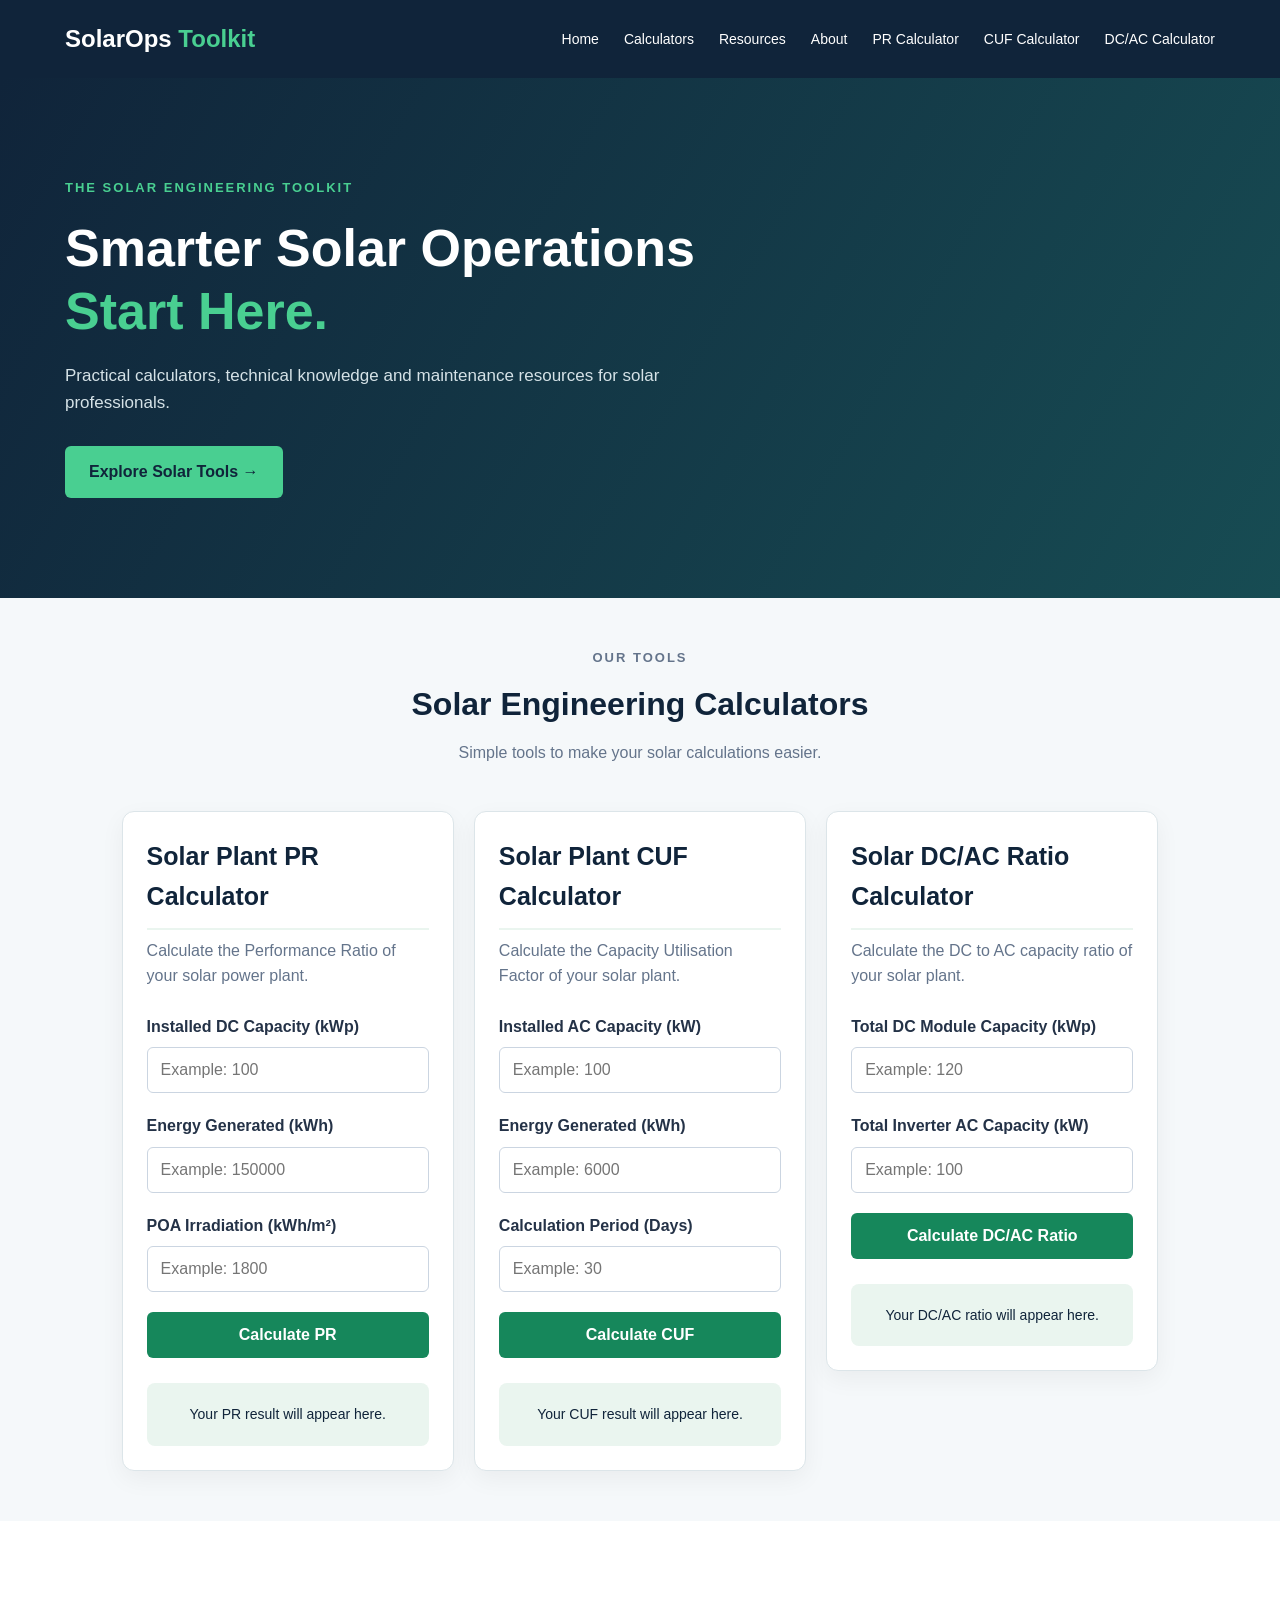
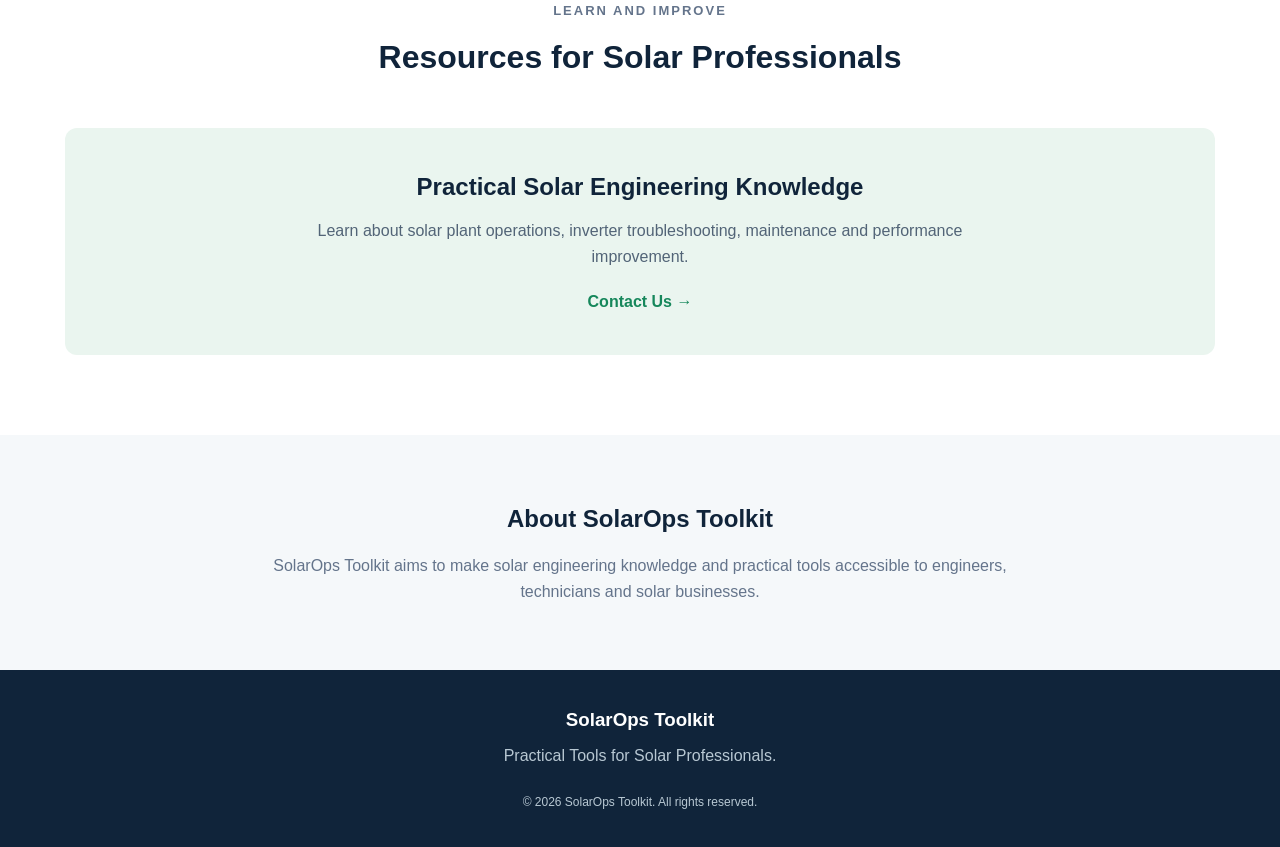
<file: index.html>
<!DOCTYPE html>
<html lang="en">

<head>
    <meta charset="UTF-8">
    <meta name="viewport" content="width=device-width, initial-scale=1.0">

    <title>SolarOps Toolkit | Solar Engineering Tools</title>

    <link rel="stylesheet" href="style.css">
</head>

<body>

    <!-- Navigation Bar -->
    <header class="navbar">
        <div class="container nav-content">

            <a href="#" class="logo">SolarOps<span> Toolkit</span></a>

            <nav>
                <a href="#home">Home</a>
                <a href="#tools">Calculators</a>
                <a href="#resources">Resources</a>
                <a href="#about">About</a>
                <a href="#pr-calculator">PR Calculator</a>
                <a href="#cuf-calculator">CUF Calculator</a>
                <a href="#dcac-calculator">DC/AC Calculator</a>
            </nav>

        </div>
    </header>


    <!-- Hero Section -->
    <section class="hero" id="home">

        <div class="container hero-content">

            <p class="tagline">THE SOLAR ENGINEERING TOOLKIT</p>

            <h1>
                Smarter Solar Operations
                <span>Start Here.</span>
            </h1>

            <p class="hero-description">
                Practical calculators, technical knowledge and
                maintenance resources for solar professionals.
            </p>

            <a href="#tools" class="primary-button">
                Explore Solar Tools →
            </a>

        </div>

    </section>


   
<!-- Calculator Section -->
<section class="tools-section" id="tools">

    <div class="container">

        <div class="section-heading">
            <p class="section-label">OUR TOOLS</p>
            <h2>Solar Engineering Calculators</h2>
            <p>Simple tools to make your solar calculations easier.</p>
        </div>

        <!-- All three calculators are inside this grid -->
        <div class="calculator-grid">

            <!-- 1. PR Calculator -->
            <div class="calculator-box" id="pr-calculator">

                <h3>Solar Plant PR Calculator</h3>

                <p class="calculator-intro">
                    Calculate the Performance Ratio of your solar power plant.
                </p>

                <div class="input-group">
                    <label for="capacity">Installed DC Capacity (kWp)</label>
                    <input type="number" id="capacity"
                        placeholder="Example: 100" min="0" step="any">
                </div>

                <div class="input-group">
                    <label for="generation">Energy Generated (kWh)</label>
                    <input type="number" id="generation"
                        placeholder="Example: 150000" min="0" step="any">
                </div>

                <div class="input-group">
                    <label for="irradiation">POA Irradiation (kWh/m²)</label>
                    <input type="number" id="irradiation"
                        placeholder="Example: 1800" min="0" step="any">
                </div>

                <button class="calculate-button" onclick="calculatePR()">
                    Calculate PR
                </button>

                <div id="result" class="result-box" aria-live="polite">
                    <p>Your PR result will appear here.</p>
                </div>

            </div>


            <!-- 2. CUF Calculator -->
            <div class="calculator-box" id="cuf-calculator">

                <h3>Solar Plant CUF Calculator</h3>

                <p class="calculator-intro">
                    Calculate the Capacity Utilisation Factor of your solar plant.
                </p>

                <div class="input-group">
                    <label for="cuf-capacity">Installed AC Capacity (kW)</label>
                    <input type="number" id="cuf-capacity"
                        placeholder="Example: 100" min="0" step="any">
                </div>

                <div class="input-group">
                    <label for="cuf-generation">Energy Generated (kWh)</label>
                    <input type="number" id="cuf-generation"
                        placeholder="Example: 6000" min="0" step="any">
                </div>

                <div class="input-group">
                    <label for="cuf-days">Calculation Period (Days)</label>
                    <input type="number" id="cuf-days"
                        placeholder="Example: 30" min="1" step="1">
                </div>

                <button class="calculate-button" onclick="calculateCUF()">
                    Calculate CUF
                </button>

                <div id="cuf-result" class="result-box" aria-live="polite">
                    <p>Your CUF result will appear here.</p>
                </div>

            </div>


            <!-- 3. DC/AC Ratio Calculator -->
            <div class="calculator-box" id="dcac-calculator">

                <h3>Solar DC/AC Ratio Calculator</h3>

                <p class="calculator-intro">
                    Calculate the DC to AC capacity ratio of your solar plant.
                </p>

                <div class="input-group">
                    <label for="dc-capacity">Total DC Module Capacity (kWp)</label>
                    <input type="number" id="dc-capacity"
                        placeholder="Example: 120" min="0" step="any">
                </div>

                <div class="input-group">
                    <label for="ac-capacity">Total Inverter AC Capacity (kW)</label>
                    <input type="number" id="ac-capacity"
                        placeholder="Example: 100" min="0" step="any">
                </div>

                <button class="calculate-button" onclick="calculateDCAC()">
                    Calculate DC/AC Ratio
                </button>

                <div id="dcac-result" class="result-box" aria-live="polite">
                    <p>Your DC/AC ratio will appear here.</p>
                </div>

            </div>

        </div>
        <!-- End calculator grid -->

    </div>

</section>
<!-- End Calculator Section -->


    <!-- Resources Section -->
    <section class="resources-section" id="resources">

        <div class="container">

            <div class="section-heading">
                <p class="section-label">LEARN AND IMPROVE</p>
                <h2>Resources for Solar Professionals</h2>
            </div>

            <div class="resource-box">
                <h3>Practical Solar Engineering Knowledge</h3>
                <p>
                    Learn about solar plant operations,
                    inverter troubleshooting, maintenance
                    and performance improvement.
                </p>
                <a href="mailto:contact@solaropstoolkit.example">
                    Contact Us →
                </a>
            </div>

        </div>

    </section>


    <!-- About Section -->
    <section class="about-section" id="about">

        <div class="container">
            <h2>About SolarOps Toolkit</h2>

            <p>
                SolarOps Toolkit aims to make solar engineering
                knowledge and practical tools accessible to
                engineers, technicians and solar businesses.
            </p>
        </div>

    </section>


    <!-- Footer -->
    <footer class="footer">

        <div class="container">
            <h3>SolarOps Toolkit</h3>

            <p>Practical Tools for Solar Professionals.</p>

            <p class="copyright">
                © 2026 SolarOps Toolkit. All rights reserved.
            </p>
        </div>

    </footer>

    <script src="script.js"></script>
</body>
</html>
</file>
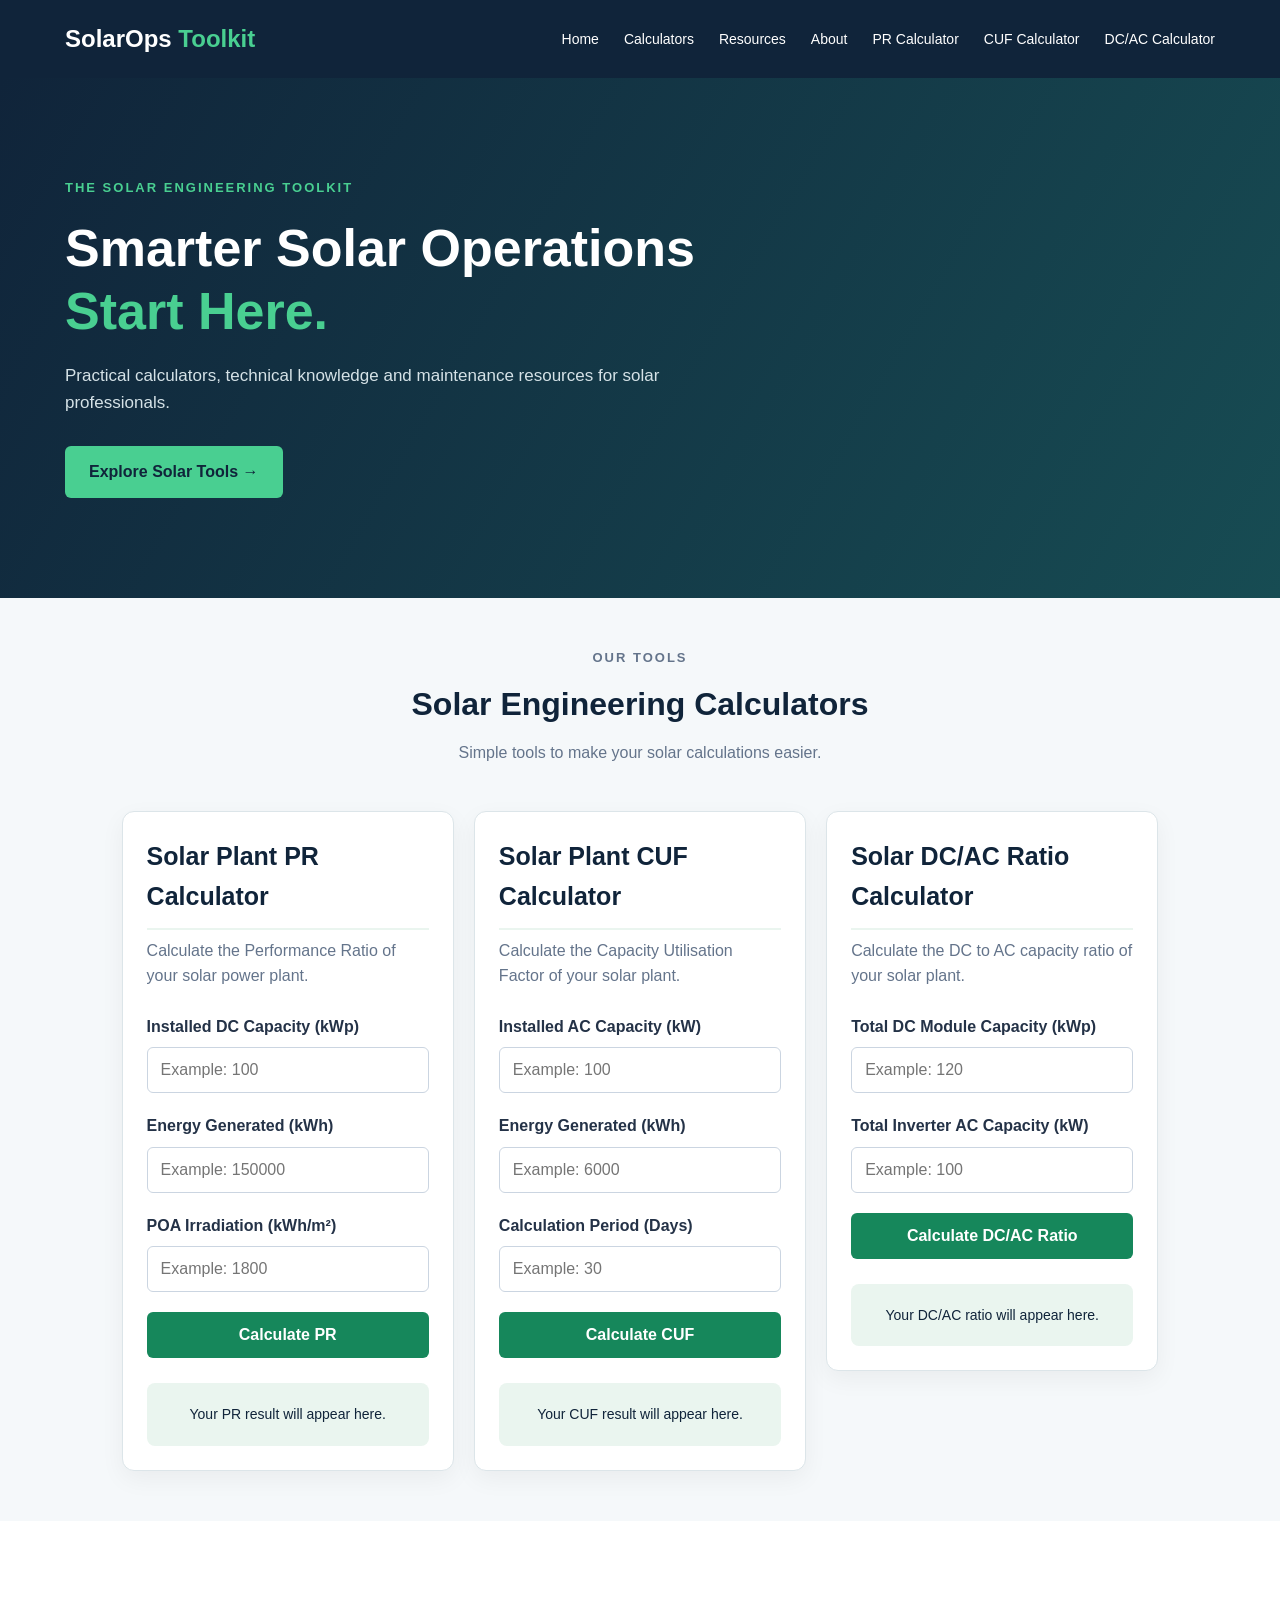
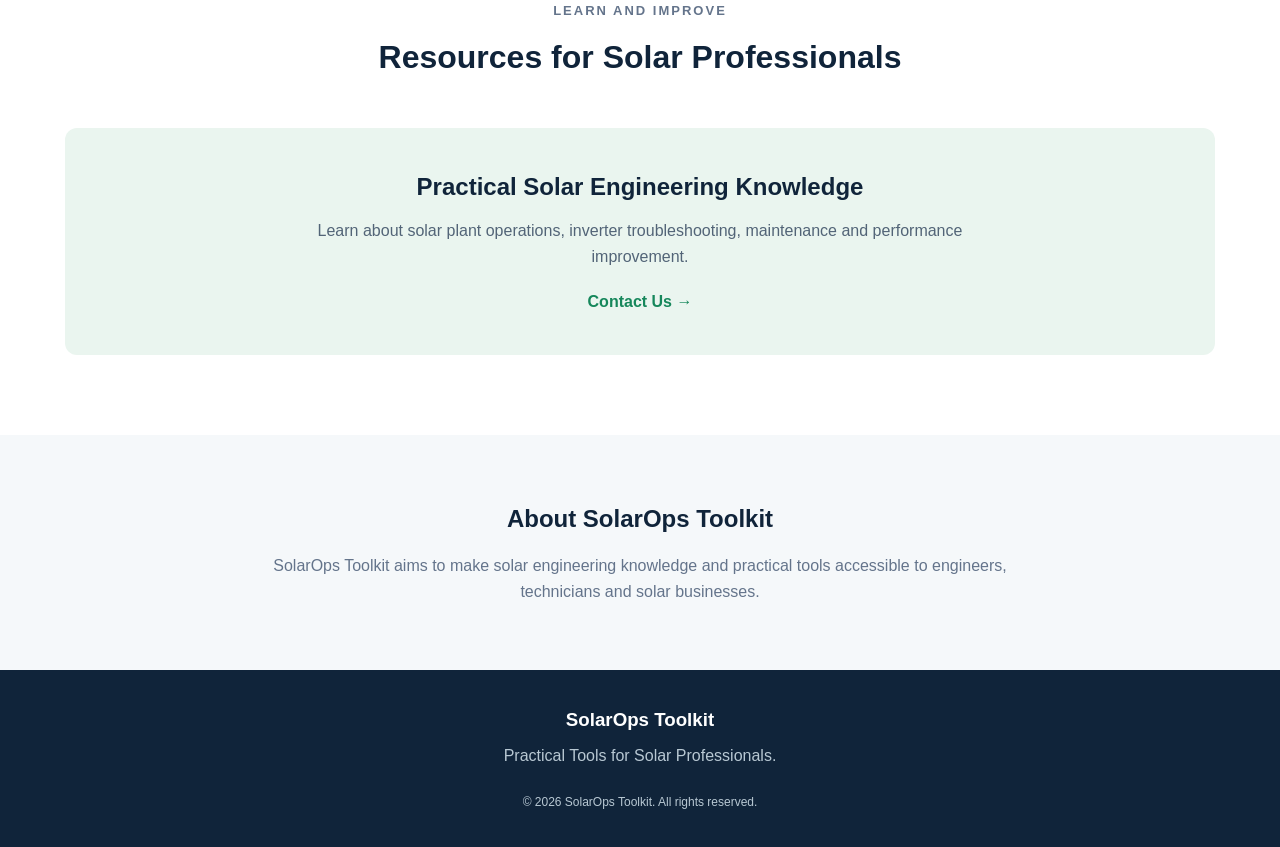
<file: SolarOps-Toolkit/index.html>
<!DOCTYPE html>
<html lang="en">

<head>
    <meta charset="UTF-8">
    <meta name="viewport" content="width=device-width, initial-scale=1.0">

    <title>SolarOps Toolkit | Solar Engineering Tools</title>

    <link rel="stylesheet" href="style.css">
</head>

<body>

    <!-- Navigation Bar -->
    <header class="navbar">
        <div class="container nav-content">

            <a href="#" class="logo">SolarOps<span> Toolkit</span></a>

            <nav>
                <a href="#home">Home</a>
                <a href="#tools">Calculators</a>
                <a href="#resources">Resources</a>
                <a href="#about">About</a>
                <a href="#pr-calculator">PR Calculator</a>
                <a href="#cuf-calculator">CUF Calculator</a>
                <a href="#dcac-calculator">DC/AC Calculator</a>
            </nav>

        </div>
    </header>


    <!-- Hero Section -->
    <section class="hero" id="home">

        <div class="container hero-content">

            <p class="tagline">THE SOLAR ENGINEERING TOOLKIT</p>

            <h1>
                Smarter Solar Operations
                <span>Start Here.</span>
            </h1>

            <p class="hero-description">
                Practical calculators, technical knowledge and
                maintenance resources for solar professionals.
            </p>

            <a href="#tools" class="primary-button">
                Explore Solar Tools →
            </a>

        </div>

    </section>


   
<!-- Calculator Section -->
<section class="tools-section" id="tools">

    <div class="container">

        <div class="section-heading">
            <p class="section-label">OUR TOOLS</p>
            <h2>Solar Engineering Calculators</h2>
            <p>Simple tools to make your solar calculations easier.</p>
        </div>

        <!-- All three calculators are inside this grid -->
        <div class="calculator-grid">

            <!-- 1. PR Calculator -->
            <div class="calculator-box" id="pr-calculator">

                <h3>Solar Plant PR Calculator</h3>

                <p class="calculator-intro">
                    Calculate the Performance Ratio of your solar power plant.
                </p>

                <div class="input-group">
                    <label for="capacity">Installed DC Capacity (kWp)</label>
                    <input type="number" id="capacity"
                        placeholder="Example: 100" min="0" step="any">
                </div>

                <div class="input-group">
                    <label for="generation">Energy Generated (kWh)</label>
                    <input type="number" id="generation"
                        placeholder="Example: 150000" min="0" step="any">
                </div>

                <div class="input-group">
                    <label for="irradiation">POA Irradiation (kWh/m²)</label>
                    <input type="number" id="irradiation"
                        placeholder="Example: 1800" min="0" step="any">
                </div>

                <button class="calculate-button" onclick="calculatePR()">
                    Calculate PR
                </button>

                <div id="result" class="result-box" aria-live="polite">
                    <p>Your PR result will appear here.</p>
                </div>

            </div>


            <!-- 2. CUF Calculator -->
            <div class="calculator-box" id="cuf-calculator">

                <h3>Solar Plant CUF Calculator</h3>

                <p class="calculator-intro">
                    Calculate the Capacity Utilisation Factor of your solar plant.
                </p>

                <div class="input-group">
                    <label for="cuf-capacity">Installed AC Capacity (kW)</label>
                    <input type="number" id="cuf-capacity"
                        placeholder="Example: 100" min="0" step="any">
                </div>

                <div class="input-group">
                    <label for="cuf-generation">Energy Generated (kWh)</label>
                    <input type="number" id="cuf-generation"
                        placeholder="Example: 6000" min="0" step="any">
                </div>

                <div class="input-group">
                    <label for="cuf-days">Calculation Period (Days)</label>
                    <input type="number" id="cuf-days"
                        placeholder="Example: 30" min="1" step="1">
                </div>

                <button class="calculate-button" onclick="calculateCUF()">
                    Calculate CUF
                </button>

                <div id="cuf-result" class="result-box" aria-live="polite">
                    <p>Your CUF result will appear here.</p>
                </div>

            </div>


            <!-- 3. DC/AC Ratio Calculator -->
            <div class="calculator-box" id="dcac-calculator">

                <h3>Solar DC/AC Ratio Calculator</h3>

                <p class="calculator-intro">
                    Calculate the DC to AC capacity ratio of your solar plant.
                </p>

                <div class="input-group">
                    <label for="dc-capacity">Total DC Module Capacity (kWp)</label>
                    <input type="number" id="dc-capacity"
                        placeholder="Example: 120" min="0" step="any">
                </div>

                <div class="input-group">
                    <label for="ac-capacity">Total Inverter AC Capacity (kW)</label>
                    <input type="number" id="ac-capacity"
                        placeholder="Example: 100" min="0" step="any">
                </div>

                <button class="calculate-button" onclick="calculateDCAC()">
                    Calculate DC/AC Ratio
                </button>

                <div id="dcac-result" class="result-box" aria-live="polite">
                    <p>Your DC/AC ratio will appear here.</p>
                </div>

            </div>

        </div>
        <!-- End calculator grid -->

    </div>

</section>
<!-- End Calculator Section -->


    <!-- Resources Section -->
    <section class="resources-section" id="resources">

        <div class="container">

            <div class="section-heading">
                <p class="section-label">LEARN AND IMPROVE</p>
                <h2>Resources for Solar Professionals</h2>
            </div>

            <div class="resource-box">
                <h3>Practical Solar Engineering Knowledge</h3>
                <p>
                    Learn about solar plant operations,
                    inverter troubleshooting, maintenance
                    and performance improvement.
                </p>
                <a href="mailto:contact@solaropstoolkit.example">
                    Contact Us →
                </a>
            </div>

        </div>

    </section>


    <!-- About Section -->
    <section class="about-section" id="about">

        <div class="container">
            <h2>About SolarOps Toolkit</h2>

            <p>
                SolarOps Toolkit aims to make solar engineering
                knowledge and practical tools accessible to
                engineers, technicians and solar businesses.
            </p>
        </div>

    </section>


    <!-- Footer -->
    <footer class="footer">

        <div class="container">
            <h3>SolarOps Toolkit</h3>

            <p>Practical Tools for Solar Professionals.</p>

            <p class="copyright">
                © 2026 SolarOps Toolkit. All rights reserved.
            </p>
        </div>

    </footer>

    <script src="script.js"></script>
</body>
</html>
</file>
<file: style.css>
/* 1. Basic website settings */

* {
    margin: 0;
    padding: 0;
    box-sizing: border-box;
}

html {
    scroll-behavior: smooth;
}

body {
    font-family: Arial, sans-serif;
    color: #243247;
    background-color: #ffffff;
    line-height: 1.6;
}

.container {
    width: 90%;
    max-width: 1150px;
    margin: auto;
}


/* 2. Navigation bar */

.navbar {
    background-color: #10243a;
    padding: 20px 0;
}

.nav-content {
    display: flex;
    justify-content: space-between;
    align-items: center;
    gap: 20px;
}

.logo {
    color: white;
    font-size: 24px;
    font-weight: bold;
    text-decoration: none;
}

.logo span {
    color: #49cf91;
}

nav {
    display: flex;
    gap: 25px;
}

nav a {
    color: #ffffff;
    text-decoration: none;
    font-size: 14px;
}

nav a:hover {
    color: #49cf91;
}


/* 3. Hero section */

.hero {
    background: linear-gradient(120deg, #10243a, #174c53);
    color: white;
    padding: 100px 0;
}

.hero-content {
    max-width: 1150px;
}

.tagline {
    color: #49cf91;
    font-size: 13px;
    font-weight: bold;
    letter-spacing: 2px;
    margin-bottom: 18px;
}

.hero h1 {
    font-size: 52px;
    line-height: 1.2;
    max-width: 700px;
    margin-bottom: 20px;
}

.hero h1 span {
    color: #49cf91;
}

.hero-description {
    color: #d5e2e7;
    font-size: 17px;
    max-width: 600px;
    margin-bottom: 30px;
}

.primary-button {
    display: inline-block;
    background-color: #49cf91;
    color: #10243a;
    padding: 13px 24px;
    border-radius: 6px;
    font-weight: bold;
    text-decoration: none;
}

.primary-button:hover {
    background-color: #ffffff;
}


/* 4. Calculator section */

.tools-section {
    padding: 80px 0;
    background-color: #f5f8fa;
}

.section-heading {
    text-align: center;
    margin-bottom: 45px;
}

.section-label {
    color: #16875b;
    font-size: 13px;
    font-weight: bold;
    letter-spacing: 2px;
}

.section-heading h2 {
    font-size: 32px;
    color: #10243a;
    margin: 10px 0;
}

.section-heading p {
    color: #64748b;
}

.tools-grid {
    display: grid;
    grid-template-columns: repeat(4, 1fr);
    gap: 22px;
}

.tool-card {
    background-color: white;
    padding: 28px 22px;
    border-radius: 10px;
    border: 1px solid #e2e8f0;
    transition: 0.3s;
}

.tool-card:hover {
    transform: translateY(-5px);
    box-shadow: 0 10px 25px rgba(0,0,0,0.08);
}

.tool-icon {
    font-size: 32px;
    margin-bottom: 15px;
}

.tool-card h3 {
    color: #10243a;
    margin-bottom: 10px;
}

.tool-card p {
    color: #64748b;
    font-size: 14px;
    margin-bottom: 20px;
}

.tool-card a {
    color: #16875b;
    font-weight: bold;
    font-size: 14px;
    text-decoration: none;
}


/* 5. Resources section */

.resources-section {
    padding: 80px 0;
}

.resource-box {
    background-color: #eaf5ef;
    padding: 40px;
    border-radius: 12px;
    text-align: center;
}

.resource-box h3 {
    color: #10243a;
    font-size: 24px;
    margin-bottom: 12px;
}

.resource-box p {
    color: #526477;
    max-width: 650px;
    margin: 0 auto 20px;
}

.resource-box a {
    color: #16875b;
    font-weight: bold;
    text-decoration: none;
}


/* 6. About section */

.about-section {
    background-color: #f5f8fa;
    padding: 65px 0;
    text-align: center;
}

.about-section h2 {
    color: #10243a;
    margin-bottom: 15px;
}

.about-section p {
    max-width: 750px;
    margin: auto;
    color: #64748b;
}


/* 7. Footer */

.footer {
    background-color: #10243a;
    color: white;
    text-align: center;
    padding: 35px 0;
}

.footer p {
    color: #b8c8d3;
    margin-top: 8px;
}

.copyright {
    font-size: 12px;
    margin-top: 25px !important;
}


/* 8. Mobile responsive design */

@media (max-width: 850px) {

    .tools-grid {
        grid-template-columns: repeat(2, 1fr);
    }

    .hero h1 {
        font-size: 40px;
    }

}

@media (max-width: 600px) {

    .nav-content {
        flex-direction: column;
    }

    nav {
        flex-wrap: wrap;
        justify-content: center;
        gap: 15px;
    }

    .hero {
        padding: 65px 0;
    }

    .hero h1 {
        font-size: 34px;
    }

    .tools-grid {
        grid-template-columns: 1fr;
    }

    .section-heading h2 {
        font-size: 26px;
    }

    .resource-box {
        padding: 25px 18px;
    }

}

/* Solar PR Calculator */

/* Calculator dashboard layout */

#tools {
    padding: 50px 5%;
}

#tools .calculator-box {
    background: white;
    width: 100%;
    max-width: none;
    min-width: 0;
    margin: 0;
    padding: 24px;
    box-sizing: border-box;
    border-radius: 12px;
    border: 1px solid #dce5e9;
    box-shadow: 0 8px 25px rgba(0,0,0,0.05);
}

#tools {
    display: grid;
    grid-template-columns: repeat(3, minmax(0, 1fr));
    gap: 22px;
    align-items: start;
}

.calculator-box h3 {
    color: #10243a;
    font-size: 25px;
    margin-bottom: 8px;
}

.calculator-intro {
    color: #64748b;
    margin-bottom: 25px;
}

.input-group {
    margin-bottom: 20px;
}

.input-group label {
    display: block;
    font-weight: bold;
    margin-bottom: 8px;
    color: #243247;
}

.input-group input {
    width: 100%;
    padding: 13px;
    border: 1px solid #cbd5e1;
    border-radius: 6px;
    font-size: 16px;
}

.input-group input:focus {
    outline: 2px solid #49cf91;
    border-color: #16875b;
}

.calculate-button {
    width: 100%;
    padding: 14px;
    background: #16875b;
    color: white;
    border: none;
    border-radius: 6px;
    font-size: 16px;
    font-weight: bold;
    cursor: pointer;
}

.calculate-button:hover {
    background: #10243a;
}

.result-box {
    margin-top: 25px;
    padding: 20px;
    border-radius: 8px;
    background: #eaf5ef;
    text-align: center;
    color: #10243a;
}

.result-box h4 {
    font-size: 16px;
    margin-bottom: 8px;
}

.result-box .pr-value {
    font-size: 36px;
    font-weight: bold;
    color: #16875b;
}

.result-box p {
    font-size: 14px;
}
/* Calculator section improvements */

.calculator-box {
    scroll-margin-top: 30px;
}

.calculator-box h3 {
    border-bottom: 2px solid #eaf5ef;
    padding-bottom: 12px;
}

.calculator-box input {
    box-sizing: border-box;
}

.calculator-box input:focus {
    outline: 2px solid #49cf91;
    border-color: #16875b;
}

@media (max-width: 600px) {

    .calculator-box {
        padding: 22px;
        margin-left: 10px;
        margin-right: 10px;
    }

    .calculator-box h3 {
        font-size: 21px;
    }

    .result-box .pr-value {
        font-size: 30px;
    }
}
/* Tablet layout */

@media (max-width: 1000px) {
    #tools {
        grid-template-columns: repeat(2, minmax(0, 1fr));
    }
}

/* Mobile layout */

@media (max-width: 650px) {
    #tools {
        grid-template-columns: 1fr;
    }

    #tools .calculator-box {
        padding: 20px;
    }
}
/* Solar Calculator Dashboard */

#tools {
    display: block;
}

.calculator-grid {
    display: grid;
    grid-template-columns: repeat(3, minmax(0, 1fr));
    gap: 20px;
    width: 100%;
    align-items: start;
}

.calculator-grid .calculator-box {
    width: 100%;
    max-width: none;
    min-width: 0;
    margin: 0;
    padding: 20px;
    box-sizing: border-box;
}

/* Tablet */

@media (max-width: 1000px) {
    .calculator-grid {
        grid-template-columns: repeat(2, minmax(0, 1fr));
    }
}

/* Mobile */

@media (max-width: 650px) {
    .calculator-grid {
        grid-template-columns: 1fr;
    }
}
</file>
<file: SolarOps-Toolkit/style.css>
/* 1. Basic website settings */

* {
    margin: 0;
    padding: 0;
    box-sizing: border-box;
}

html {
    scroll-behavior: smooth;
}

body {
    font-family: Arial, sans-serif;
    color: #243247;
    background-color: #ffffff;
    line-height: 1.6;
}

.container {
    width: 90%;
    max-width: 1150px;
    margin: auto;
}


/* 2. Navigation bar */

.navbar {
    background-color: #10243a;
    padding: 20px 0;
}

.nav-content {
    display: flex;
    justify-content: space-between;
    align-items: center;
    gap: 20px;
}

.logo {
    color: white;
    font-size: 24px;
    font-weight: bold;
    text-decoration: none;
}

.logo span {
    color: #49cf91;
}

nav {
    display: flex;
    gap: 25px;
}

nav a {
    color: #ffffff;
    text-decoration: none;
    font-size: 14px;
}

nav a:hover {
    color: #49cf91;
}


/* 3. Hero section */

.hero {
    background: linear-gradient(120deg, #10243a, #174c53);
    color: white;
    padding: 100px 0;
}

.hero-content {
    max-width: 1150px;
}

.tagline {
    color: #49cf91;
    font-size: 13px;
    font-weight: bold;
    letter-spacing: 2px;
    margin-bottom: 18px;
}

.hero h1 {
    font-size: 52px;
    line-height: 1.2;
    max-width: 700px;
    margin-bottom: 20px;
}

.hero h1 span {
    color: #49cf91;
}

.hero-description {
    color: #d5e2e7;
    font-size: 17px;
    max-width: 600px;
    margin-bottom: 30px;
}

.primary-button {
    display: inline-block;
    background-color: #49cf91;
    color: #10243a;
    padding: 13px 24px;
    border-radius: 6px;
    font-weight: bold;
    text-decoration: none;
}

.primary-button:hover {
    background-color: #ffffff;
}


/* 4. Calculator section */

.tools-section {
    padding: 80px 0;
    background-color: #f5f8fa;
}

.section-heading {
    text-align: center;
    margin-bottom: 45px;
}

.section-label {
    color: #16875b;
    font-size: 13px;
    font-weight: bold;
    letter-spacing: 2px;
}

.section-heading h2 {
    font-size: 32px;
    color: #10243a;
    margin: 10px 0;
}

.section-heading p {
    color: #64748b;
}

.tools-grid {
    display: grid;
    grid-template-columns: repeat(4, 1fr);
    gap: 22px;
}

.tool-card {
    background-color: white;
    padding: 28px 22px;
    border-radius: 10px;
    border: 1px solid #e2e8f0;
    transition: 0.3s;
}

.tool-card:hover {
    transform: translateY(-5px);
    box-shadow: 0 10px 25px rgba(0,0,0,0.08);
}

.tool-icon {
    font-size: 32px;
    margin-bottom: 15px;
}

.tool-card h3 {
    color: #10243a;
    margin-bottom: 10px;
}

.tool-card p {
    color: #64748b;
    font-size: 14px;
    margin-bottom: 20px;
}

.tool-card a {
    color: #16875b;
    font-weight: bold;
    font-size: 14px;
    text-decoration: none;
}


/* 5. Resources section */

.resources-section {
    padding: 80px 0;
}

.resource-box {
    background-color: #eaf5ef;
    padding: 40px;
    border-radius: 12px;
    text-align: center;
}

.resource-box h3 {
    color: #10243a;
    font-size: 24px;
    margin-bottom: 12px;
}

.resource-box p {
    color: #526477;
    max-width: 650px;
    margin: 0 auto 20px;
}

.resource-box a {
    color: #16875b;
    font-weight: bold;
    text-decoration: none;
}


/* 6. About section */

.about-section {
    background-color: #f5f8fa;
    padding: 65px 0;
    text-align: center;
}

.about-section h2 {
    color: #10243a;
    margin-bottom: 15px;
}

.about-section p {
    max-width: 750px;
    margin: auto;
    color: #64748b;
}


/* 7. Footer */

.footer {
    background-color: #10243a;
    color: white;
    text-align: center;
    padding: 35px 0;
}

.footer p {
    color: #b8c8d3;
    margin-top: 8px;
}

.copyright {
    font-size: 12px;
    margin-top: 25px !important;
}


/* 8. Mobile responsive design */

@media (max-width: 850px) {

    .tools-grid {
        grid-template-columns: repeat(2, 1fr);
    }

    .hero h1 {
        font-size: 40px;
    }

}

@media (max-width: 600px) {

    .nav-content {
        flex-direction: column;
    }

    nav {
        flex-wrap: wrap;
        justify-content: center;
        gap: 15px;
    }

    .hero {
        padding: 65px 0;
    }

    .hero h1 {
        font-size: 34px;
    }

    .tools-grid {
        grid-template-columns: 1fr;
    }

    .section-heading h2 {
        font-size: 26px;
    }

    .resource-box {
        padding: 25px 18px;
    }

}

/* Solar PR Calculator */

/* Calculator dashboard layout */

#tools {
    padding: 50px 5%;
}

#tools .calculator-box {
    background: white;
    width: 100%;
    max-width: none;
    min-width: 0;
    margin: 0;
    padding: 24px;
    box-sizing: border-box;
    border-radius: 12px;
    border: 1px solid #dce5e9;
    box-shadow: 0 8px 25px rgba(0,0,0,0.05);
}

#tools {
    display: grid;
    grid-template-columns: repeat(3, minmax(0, 1fr));
    gap: 22px;
    align-items: start;
}

.calculator-box h3 {
    color: #10243a;
    font-size: 25px;
    margin-bottom: 8px;
}

.calculator-intro {
    color: #64748b;
    margin-bottom: 25px;
}

.input-group {
    margin-bottom: 20px;
}

.input-group label {
    display: block;
    font-weight: bold;
    margin-bottom: 8px;
    color: #243247;
}

.input-group input {
    width: 100%;
    padding: 13px;
    border: 1px solid #cbd5e1;
    border-radius: 6px;
    font-size: 16px;
}

.input-group input:focus {
    outline: 2px solid #49cf91;
    border-color: #16875b;
}

.calculate-button {
    width: 100%;
    padding: 14px;
    background: #16875b;
    color: white;
    border: none;
    border-radius: 6px;
    font-size: 16px;
    font-weight: bold;
    cursor: pointer;
}

.calculate-button:hover {
    background: #10243a;
}

.result-box {
    margin-top: 25px;
    padding: 20px;
    border-radius: 8px;
    background: #eaf5ef;
    text-align: center;
    color: #10243a;
}

.result-box h4 {
    font-size: 16px;
    margin-bottom: 8px;
}

.result-box .pr-value {
    font-size: 36px;
    font-weight: bold;
    color: #16875b;
}

.result-box p {
    font-size: 14px;
}
/* Calculator section improvements */

.calculator-box {
    scroll-margin-top: 30px;
}

.calculator-box h3 {
    border-bottom: 2px solid #eaf5ef;
    padding-bottom: 12px;
}

.calculator-box input {
    box-sizing: border-box;
}

.calculator-box input:focus {
    outline: 2px solid #49cf91;
    border-color: #16875b;
}

@media (max-width: 600px) {

    .calculator-box {
        padding: 22px;
        margin-left: 10px;
        margin-right: 10px;
    }

    .calculator-box h3 {
        font-size: 21px;
    }

    .result-box .pr-value {
        font-size: 30px;
    }
}
/* Tablet layout */

@media (max-width: 1000px) {
    #tools {
        grid-template-columns: repeat(2, minmax(0, 1fr));
    }
}

/* Mobile layout */

@media (max-width: 650px) {
    #tools {
        grid-template-columns: 1fr;
    }

    #tools .calculator-box {
        padding: 20px;
    }
}
/* Solar Calculator Dashboard */

#tools {
    display: block;
}

.calculator-grid {
    display: grid;
    grid-template-columns: repeat(3, minmax(0, 1fr));
    gap: 20px;
    width: 100%;
    align-items: start;
}

.calculator-grid .calculator-box {
    width: 100%;
    max-width: none;
    min-width: 0;
    margin: 0;
    padding: 20px;
    box-sizing: border-box;
}

/* Tablet */

@media (max-width: 1000px) {
    .calculator-grid {
        grid-template-columns: repeat(2, minmax(0, 1fr));
    }
}

/* Mobile */

@media (max-width: 650px) {
    .calculator-grid {
        grid-template-columns: 1fr;
    }
}
</file>
